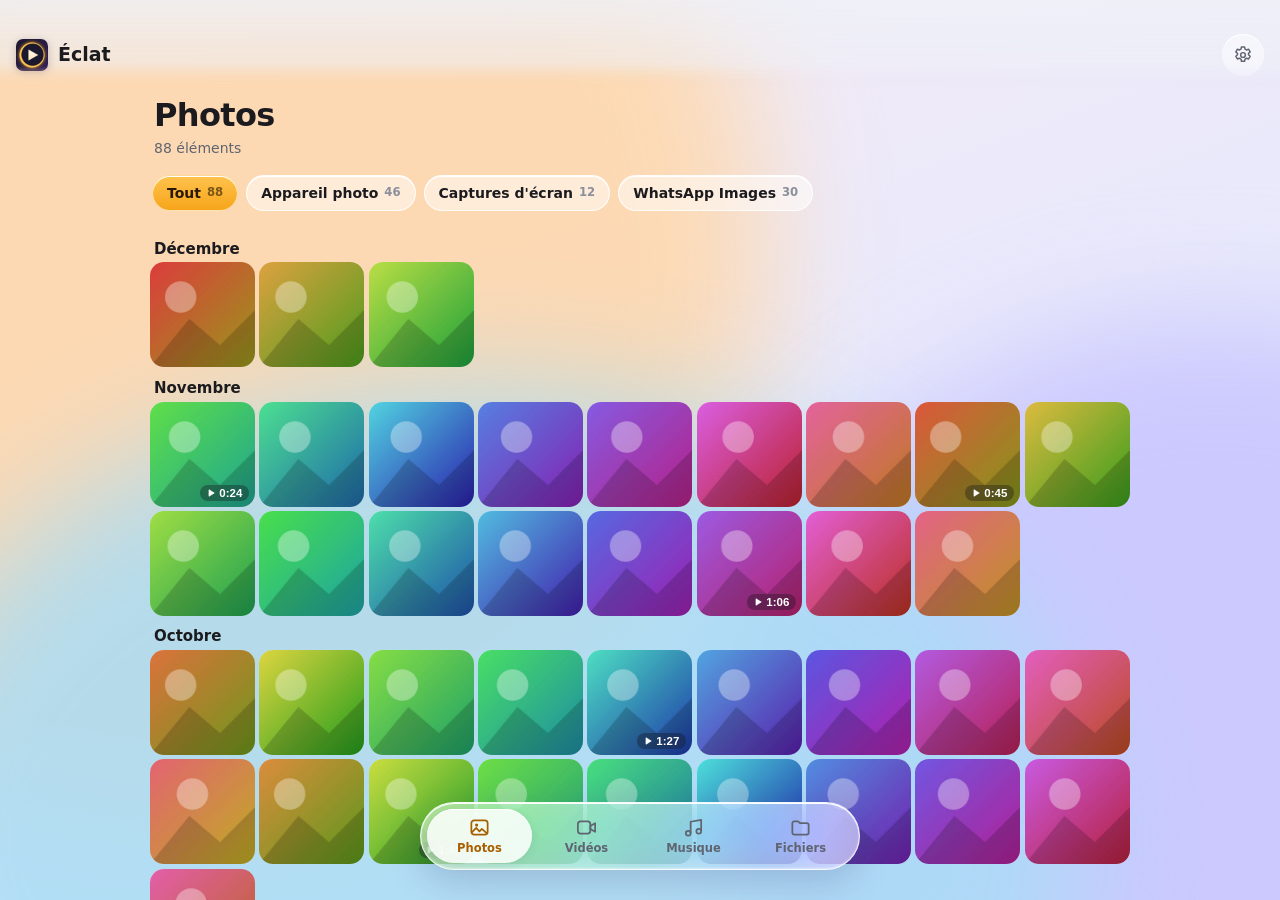
<file: eclat/app/src/main/assets/ui/index.html>
<!doctype html>
<html lang="fr">
<head>
<meta charset="utf-8">
<meta name="viewport" content="width=device-width, initial-scale=1, maximum-scale=1, viewport-fit=cover">
<title>Éclat</title>
<link rel="stylesheet" href="app.css">
</head>
<body>
<div class="backdrop" aria-hidden="true"><i></i><i></i><i></i></div>

<svg width="0" height="0" style="position:absolute" aria-hidden="true">
  <symbol id="i-photo" viewBox="0 0 24 24"><rect x="3.5" y="4.5" width="17" height="15" rx="3" fill="none" stroke="currentColor" stroke-width="1.8"/><circle cx="9" cy="9.5" r="1.7" fill="currentColor"/><path d="M4 17l4.5-4.5 3.5 3.5 2.5-2.5 5.5 5" fill="none" stroke="currentColor" stroke-width="1.8" stroke-linejoin="round"/></symbol>
  <symbol id="i-video" viewBox="0 0 24 24"><rect x="3" y="5.5" width="13" height="13" rx="3" fill="none" stroke="currentColor" stroke-width="1.8"/><path d="M16 10.5l5-3v9l-5-3z" fill="none" stroke="currentColor" stroke-width="1.8" stroke-linejoin="round"/></symbol>
  <symbol id="i-music" viewBox="0 0 24 24"><path d="M9 18V6l11-2v12" fill="none" stroke="currentColor" stroke-width="1.8" stroke-linejoin="round"/><circle cx="6.5" cy="18" r="2.5" fill="none" stroke="currentColor" stroke-width="1.8"/><circle cx="17.5" cy="16" r="2.5" fill="none" stroke="currentColor" stroke-width="1.8"/></symbol>
  <symbol id="i-folder" viewBox="0 0 24 24"><path d="M3.5 7.5a2 2 0 0 1 2-2h4l2 2h7a2 2 0 0 1 2 2v8a2 2 0 0 1-2 2h-13a2 2 0 0 1-2-2z" fill="none" stroke="currentColor" stroke-width="1.8" stroke-linejoin="round"/></symbol>
  <symbol id="i-folder-f" viewBox="0 0 24 24"><path d="M3 7.2A2.2 2.2 0 0 1 5.2 5h4.1l2.2 2.2h7.3A2.2 2.2 0 0 1 21 9.4v8.4a2.2 2.2 0 0 1-2.2 2.2H5.2A2.2 2.2 0 0 1 3 17.8z" fill="currentColor"/></symbol>
  <symbol id="i-file" viewBox="0 0 24 24"><path d="M7 3h7l5 5v13H7z" fill="none" stroke="currentColor" stroke-width="1.8" stroke-linejoin="round"/><path d="M14 3v5h5" fill="none" stroke="currentColor" stroke-width="1.8" stroke-linejoin="round"/></symbol>
  <symbol id="i-doc" viewBox="0 0 24 24"><path d="M7 3h7l5 5v13H7z" fill="none" stroke="currentColor" stroke-width="1.8" stroke-linejoin="round"/><path d="M14 3v5h5M10 13h6M10 17h6" fill="none" stroke="currentColor" stroke-width="1.8" stroke-linecap="round"/></symbol>
  <symbol id="i-zip" viewBox="0 0 24 24"><path d="M7 3h10v18H7z" fill="none" stroke="currentColor" stroke-width="1.8" stroke-linejoin="round"/><path d="M12 3v2m0 2v2m0 2v2" stroke="currentColor" stroke-width="1.8"/><rect x="10.5" y="13" width="3" height="4" rx="1" fill="none" stroke="currentColor" stroke-width="1.6"/></symbol>
  <symbol id="i-android" viewBox="0 0 24 24"><path d="M5 11a7 7 0 0 1 14 0v6H5z" fill="none" stroke="currentColor" stroke-width="1.8" stroke-linejoin="round"/><path d="M7.5 5.5L6 3.5M16.5 5.5l1.5-2" stroke="currentColor" stroke-width="1.8" stroke-linecap="round"/><circle cx="9.5" cy="9.5" r="1" fill="currentColor"/><circle cx="14.5" cy="9.5" r="1" fill="currentColor"/></symbol>
  <symbol id="i-gear" viewBox="0 0 24 24"><path d="M10.3 3.2h3.4l.5 2.4 1.6.9 2.3-.8 1.7 2.9-1.8 1.6v1.6l1.8 1.6-1.7 2.9-2.3-.8-1.6.9-.5 2.4h-3.4l-.5-2.4-1.6-.9-2.3.8-1.7-2.9 1.8-1.6v-1.6L4.2 8.6l1.7-2.9 2.3.8 1.6-.9z" fill="none" stroke="currentColor" stroke-width="1.6" stroke-linejoin="round"/><circle cx="12" cy="12" r="2.6" fill="none" stroke="currentColor" stroke-width="1.6"/></symbol>
  <symbol id="i-back" viewBox="0 0 24 24"><path d="M15 5l-7 7 7 7" fill="none" stroke="currentColor" stroke-width="2.2" stroke-linecap="round" stroke-linejoin="round"/></symbol>
  <symbol id="i-chev" viewBox="0 0 24 24"><path d="M9 5l7 7-7 7" fill="none" stroke="currentColor" stroke-width="2" stroke-linecap="round" stroke-linejoin="round"/></symbol>
  <symbol id="i-x" viewBox="0 0 24 24"><path d="M6.5 6.5l11 11M17.5 6.5l-11 11" stroke="currentColor" stroke-width="2" stroke-linecap="round"/></symbol>
  <symbol id="i-check" viewBox="0 0 24 24"><path d="M5 12.5l4.5 4.5L19 7.5" fill="none" stroke="currentColor" stroke-width="2.4" stroke-linecap="round" stroke-linejoin="round"/></symbol>
  <symbol id="i-play" viewBox="0 0 24 24"><path d="M8 5.5v13l10.5-6.5z" fill="currentColor" stroke="currentColor" stroke-width="1.4" stroke-linejoin="round"/></symbol>
  <symbol id="i-shuffle" viewBox="0 0 24 24"><path d="M4 7h3.5c4.5 0 4.5 10 9 10H20M4 17h3.5c1.6 0 2.6-1.3 3.4-3M20 7h-3.5c-1.6 0-2.6 1.3-3.4 3M17.5 4.5L20 7l-2.5 2.5M17.5 14.5L20 17l-2.5 2.5" fill="none" stroke="currentColor" stroke-width="1.8" stroke-linecap="round" stroke-linejoin="round"/></symbol>
  <symbol id="i-share" viewBox="0 0 24 24"><path d="M12 3.5v11M8 7.5l4-4 4 4" fill="none" stroke="currentColor" stroke-width="1.9" stroke-linecap="round" stroke-linejoin="round"/><path d="M7 10.5H6a1.5 1.5 0 0 0-1.5 1.5v7A1.5 1.5 0 0 0 6 20.5h12a1.5 1.5 0 0 0 1.5-1.5v-7a1.5 1.5 0 0 0-1.5-1.5h-1" fill="none" stroke="currentColor" stroke-width="1.9" stroke-linecap="round"/></symbol>
  <symbol id="i-nfc" viewBox="0 0 24 24"><path d="M6.5 8.5a5 5 0 0 1 0 7M9.8 6a8.6 8.6 0 0 1 0 12M13.2 3.6a12 12 0 0 1 0 16.8" fill="none" stroke="currentColor" stroke-width="2" stroke-linecap="round"/><circle cx="4" cy="12" r="1.5" fill="currentColor"/></symbol>
  <symbol id="i-info" viewBox="0 0 24 24"><circle cx="12" cy="12" r="8.5" fill="none" stroke="currentColor" stroke-width="1.8"/><path d="M12 11v5.5" stroke="currentColor" stroke-width="2" stroke-linecap="round"/><circle cx="12" cy="7.8" r="1.2" fill="currentColor"/></symbol>
  <symbol id="i-open" viewBox="0 0 24 24"><path d="M14 4.5h5.5V10M19.5 4.5l-8 8" fill="none" stroke="currentColor" stroke-width="1.9" stroke-linecap="round" stroke-linejoin="round"/><path d="M18 14v4.5a1.5 1.5 0 0 1-1.5 1.5h-11A1.5 1.5 0 0 1 4 18.5v-11A1.5 1.5 0 0 1 5.5 6H10" fill="none" stroke="currentColor" stroke-width="1.9" stroke-linecap="round"/></symbol>
  <symbol id="i-up" viewBox="0 0 24 24"><path d="M12 19V6M6.5 11.5L12 6l5.5 5.5" fill="none" stroke="currentColor" stroke-width="2.2" stroke-linecap="round" stroke-linejoin="round"/></symbol>
  <symbol id="i-lock" viewBox="0 0 24 24"><rect x="5" y="10.5" width="14" height="10" rx="2.5" fill="none" stroke="currentColor" stroke-width="1.8"/><path d="M8 10.5V8a4 4 0 0 1 8 0v2.5" fill="none" stroke="currentColor" stroke-width="1.8"/></symbol>
  <symbol id="i-phone" viewBox="0 0 24 24"><rect x="6.5" y="2.5" width="11" height="19" rx="3" fill="none" stroke="currentColor" stroke-width="1.8"/><path d="M10.5 18.5h3" stroke="currentColor" stroke-width="1.8" stroke-linecap="round"/></symbol>
  <symbol id="i-apple" viewBox="0 0 24 24"><path d="M16.4 12.6c0-2.3 1.9-3.4 2-3.5-1.1-1.6-2.8-1.8-3.4-1.8-1.4-.1-2.8.9-3.5.9s-1.8-.9-3-.9C7 7.3 5.5 8.2 4.7 9.7c-1.6 2.8-.4 7 1.2 9.3.8 1.1 1.7 2.4 2.9 2.3 1.2 0 1.6-.7 3-.7s1.8.7 3 .7c1.3 0 2.1-1.1 2.8-2.3.9-1.3 1.3-2.6 1.3-2.6s-2.5-1-2.5-3.8zM14.2 5.8c.6-.8 1.1-1.8 1-2.9-.9 0-2 .6-2.7 1.4-.6.7-1.1 1.8-1 2.8 1 .1 2.1-.5 2.7-1.3z" fill="currentColor"/></symbol>
  <symbol id="i-wifi" viewBox="0 0 24 24"><path d="M3.5 9.5a12 12 0 0 1 17 0M6.5 12.7a7.5 7.5 0 0 1 11 0M9.5 15.8a3.2 3.2 0 0 1 5 0" fill="none" stroke="currentColor" stroke-width="1.8" stroke-linecap="round"/><circle cx="12" cy="19" r="1.3" fill="currentColor"/></symbol>
  <symbol id="i-eye" viewBox="0 0 24 24"><path d="M2.5 12S6 5.5 12 5.5 21.5 12 21.5 12 18 18.5 12 18.5 2.5 12 2.5 12z" fill="none" stroke="currentColor" stroke-width="1.8" stroke-linejoin="round"/><circle cx="12" cy="12" r="3" fill="none" stroke="currentColor" stroke-width="1.8"/></symbol>
</svg>

<header class="top">
  <button class="icon-btn" id="back" hidden aria-label="Retour"><svg><use href="#i-back"/></svg></button>
  <div class="brand" id="brand"><div class="mark"></div><span id="brand-text">Éclat</span></div>
  <button class="icon-btn" id="btn-settings" aria-label="Réglages"><svg><use href="#i-gear"/></svg></button>
</header>

<main class="content" id="content">
  <!-- Permission -->
  <section class="view" id="v-perm" hidden>
    <div class="panel note">
      <div class="big-ic"><svg><use href="#i-photo"/></svg></div>
      <h2>Tes photos, vidéos et musiques</h2>
      <p class="muted">Éclat a besoin d'y accéder pour les afficher et les lire. Rien ne quitte ton téléphone, sauf ce que tu envoies toi-même.</p>
      <button class="btn primary wide" id="btn-perm">Autoriser l'accès</button>
      <button class="link-btn btn wide" id="btn-perm-settings" hidden>Ouvrir les réglages d'Éclat</button>
    </div>
  </section>

  <!-- Photos & videos -->
  <section class="view" id="v-photos" hidden>
    <div class="hello"><div><h1>Photos</h1><p class="count" id="ph-count"></p></div></div>
    <div class="panel banner" id="ph-partial" hidden>
      <div class="ic"><svg><use href="#i-eye"/></svg></div>
      <div class="txt"><strong>Accès limité</strong><span>Tu as choisi quelques photos seulement.</span></div>
      <button class="btn pill-sm" id="ph-more">Tout voir</button>
    </div>
    <div class="chips" id="albums"></div>
    <div id="photos"></div>
    <div class="more" id="ph-more-load" hidden><span class="spin"></span>Chargement…</div>
  </section>

  <section class="view" id="v-videos" hidden>
    <div class="hello"><div><h1>Vidéos</h1><p class="count" id="vi-count"></p></div></div>
    <div class="grid videos" id="videos"></div>
  </section>

  <section class="view" id="v-music" hidden>
    <div class="hello"><div><h1>Musique</h1><p class="count" id="mu-count"></p></div></div>
    <div class="music-head" id="mu-head" hidden>
      <button class="btn primary" id="mu-play"><svg><use href="#i-play"/></svg>Tout lire</button>
      <button class="btn" id="mu-shuffle"><svg><use href="#i-shuffle"/></svg>Aléatoire</button>
    </div>
    <div class="list" id="music"></div>
  </section>

  <section class="view" id="v-files" hidden>
    <div class="hello"><div><h1>Fichiers</h1></div></div>
    <div class="panel banner" id="fi-perm" hidden>
      <div class="ic"><svg><use href="#i-folder"/></svg></div>
      <div class="txt"><strong>Voir tous tes fichiers</strong><span>Android demande une autorisation pour les documents, archives et autres fichiers.</span></div>
      <button class="btn pill-sm primary" id="fi-allow">Autoriser</button>
    </div>
    <div class="chips" id="places"></div>
    <div class="crumbs" id="crumbs"></div>
    <div class="list" id="files"></div>
  </section>
</main>

<nav class="tabs" id="tabs">
  <button class="tab on" data-tab="photos"><svg><use href="#i-photo"/></svg>Photos</button>
  <button class="tab" data-tab="videos"><svg><use href="#i-video"/></svg>Vidéos</button>
  <button class="tab" data-tab="music"><svg><use href="#i-music"/></svg>Musique</button>
  <button class="tab" data-tab="files"><svg><use href="#i-folder"/></svg>Fichiers</button>
</nav>

<!-- Photo viewer -->
<div class="viewer" id="viewer" hidden>
  <div class="stage" id="stage"></div>
  <div class="vbar top">
    <button class="icon-btn dark" id="vw-back" aria-label="Retour"><svg><use href="#i-back"/></svg></button>
    <div class="txt"><strong id="vw-name"></strong><span id="vw-date"></span></div>
  </div>
  <div class="lift glass-dark" id="lift"><svg class="waves"><use href="#i-nfc"/></svg><span id="lift-text">Glisse pour envoyer</span></div>
  <div class="swipe-hint glass-dark" id="vw-hint" hidden><svg><use href="#i-up"/></svg>Glisse vers le haut pour envoyer par NFC</div>
  <div class="vbar bottom">
    <div class="vtools glass-dark">
      <button id="vw-share"><svg><use href="#i-share"/></svg>Partager</button>
      <button class="nfc" id="vw-nfc"><svg><use href="#i-nfc"/></svg>NFC</button>
      <button id="vw-info"><svg><use href="#i-info"/></svg>Infos</button>
      <button id="vw-open"><svg><use href="#i-open"/></svg>Ouvrir</button>
    </div>
  </div>
</div>

<!-- Sending by NFC -->
<div class="send" id="send" hidden>
  <button class="icon-btn close" id="sd-close" aria-label="Fermer"><svg><use href="#i-x"/></svg></button>
  <div class="beam" aria-hidden="true"><i></i><i></i><i></i></div>
  <div class="pcard" id="sd-card"></div>
  <div class="fname" id="sd-name"></div>
  <h2 id="sd-title">Préparation…</h2>
  <p class="sub" id="sd-sub"></p>
  <div class="devices" id="sd-devices">
    <span><svg><use href="#i-android"/></svg>Android avec Éclat</span>
    <span><svg><use href="#i-apple"/></svg>iPhone, même Wi-Fi</span>
  </div>
  <div class="actions" id="sd-actions"></div>
</div>

<!-- Long press: what to do with a file -->
<div class="sheet" id="s-menu" hidden>
  <div class="panel card">
    <div class="grab"></div>
    <div class="file-head"><div class="ic" id="m-ic"></div><div class="txt"><strong id="m-name"></strong><span id="m-meta"></span></div></div>
    <div class="menu">
      <button class="menu-row" id="m-open"><svg><use href="#i-eye"/></svg><span>Ouvrir</span></button>
      <button class="menu-row nfc" id="m-nfc"><svg><use href="#i-nfc"/></svg><span>Partager via NFC<small>Approche un autre téléphone, comme AirDrop</small></span></button>
      <button class="menu-row" id="m-share"><svg><use href="#i-share"/></svg><span>Partager…</span></button>
      <button class="menu-row" id="m-with"><svg><use href="#i-open"/></svg><span>Ouvrir avec…</span></button>
      <button class="menu-row" id="m-info"><svg><use href="#i-info"/></svg><span>Infos</span></button>
    </div>
  </div>
</div>

<!-- Details -->
<div class="sheet" id="s-info" hidden>
  <div class="panel card">
    <div class="grab"></div>
    <h2 id="i-name"></h2>
    <dl class="kv" id="i-kv"></dl>
    <button class="btn wide" data-close="s-info">Fermer</button>
  </div>
</div>

<!-- Settings / about -->
<div class="sheet" id="s-settings" hidden>
  <div class="panel card">
    <div class="grab"></div>
    <div class="file-head"><div class="mark" style="width:52px;height:52px"></div><div class="txt"><strong>Éclat</strong><span>Lecteur et gestionnaire de fichiers</span></div></div>
    <div class="help">
      <p><b>Envoyer par NFC.</b> Ouvre une photo et glisse-la vers le haut, ou appuie longuement sur un fichier → « Partager via NFC ». Puis mets les deux téléphones dos contre dos.</p>
      <p><b>Sur Android</b>, l'autre téléphone doit avoir Éclat (même fermé) : une bulle apparaît en haut de l'écran, il suffit de toucher « Accepter ».</p>
      <p><b>Sur iPhone</b> (XS ou plus récent, écran allumé), sur le même Wi-Fi : une notification s'affiche, elle ouvre la page de téléchargement dans Safari.</p>
      <p class="muted">Le fichier passe par le Wi-Fi (le NFC sert à se trouver). Sans Wi-Fi, le téléphone qui envoie crée un petit réseau Wi-Fi pour l'autre téléphone Android.</p>
    </div>
    <div class="menu">
      <button class="menu-row" id="st-nfc"><svg><use href="#i-nfc"/></svg><span>NFC<small id="st-nfc-state"></small></span><svg class="chev"><use href="#i-chev"/></svg></button>
      <button class="menu-row" id="st-perm"><svg><use href="#i-lock"/></svg><span>Autorisations<small>Photos, musique, fichiers, notifications</small></span><svg class="chev"><use href="#i-chev"/></svg></button>
    </div>
    <p class="ver" id="st-ver"></p>
    <p class="ver">Lecture vidéo et audio : moteur de VLC (libVLC, VideoLAN, LGPL). Licence GPL v3.</p>
  </div>
</div>

<script src="app.js"></script>
</body>
</html>
</file>
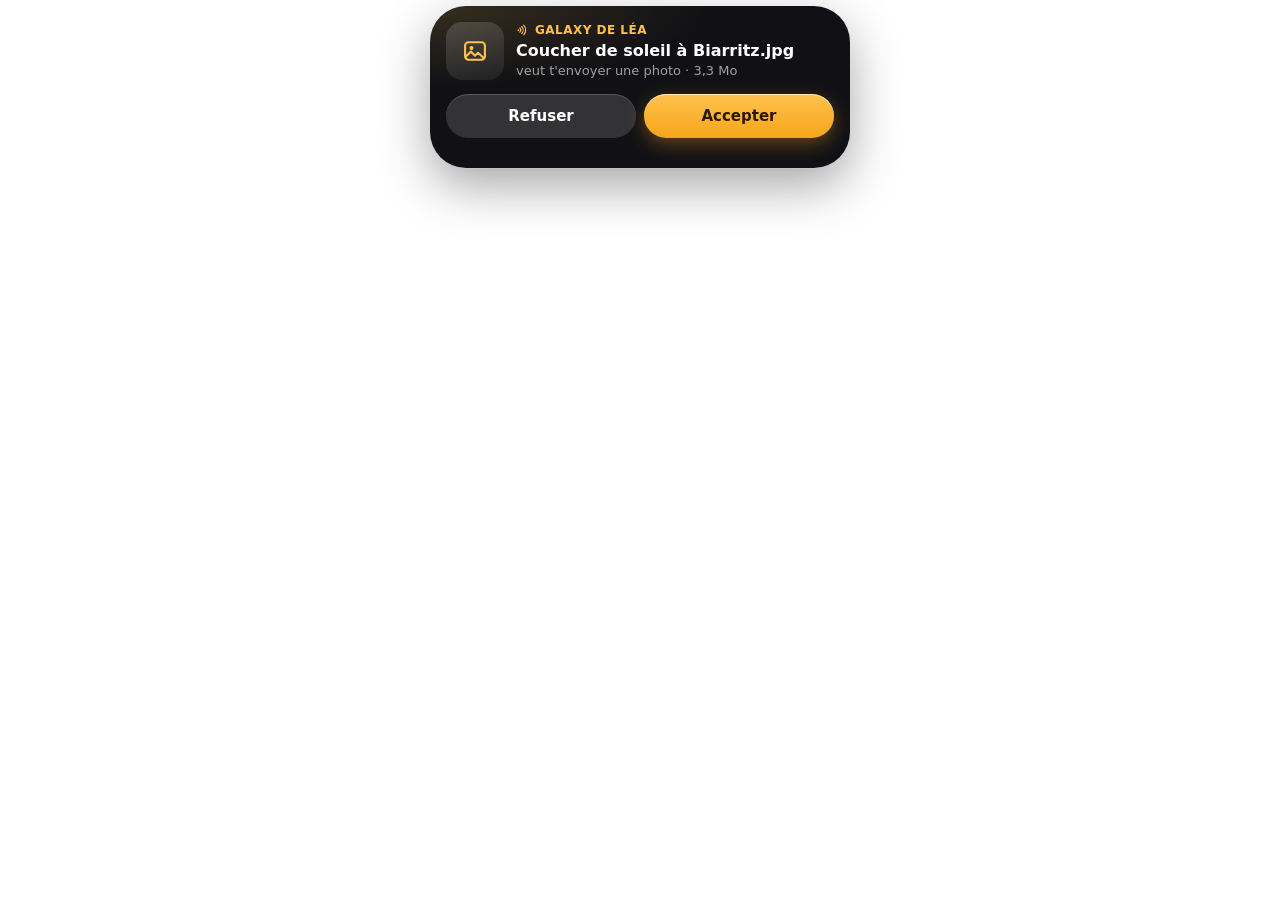
<file: eclat/app/src/main/assets/ui/island.html>
<!doctype html>
<html lang="fr">
<head>
<meta charset="utf-8">
<meta name="viewport" content="width=device-width, initial-scale=1, maximum-scale=1, viewport-fit=cover">
<title>Éclat</title>
<style>
  :root { --font: "Inter", "Roboto Flex", Roboto, system-ui, sans-serif; --accent: #f6a51a; --accent-hi: #ffc24d; --accent-ink: #2a1800; --top: 6px; }
  * { box-sizing: border-box; -webkit-tap-highlight-color: transparent; }
  html, body { margin: 0; height: 100%; background: transparent; overflow: hidden; font: 15px/1.35 var(--font); color: #fff;
    user-select: none; -webkit-user-select: none; -webkit-font-smoothing: antialiased; }
  svg { width: 20px; height: 20px; flex: none; }
  [hidden] { display: none !important; }

  /* The island: a black capsule that grows from the camera into a card. */
  .island { position: absolute; left: 50%; top: var(--top); transform: translateX(-50%); width: 128px; height: 36px; border-radius: 22px;
    background: rgba(8, 8, 12, .96); overflow: hidden; touch-action: none;
    box-shadow: 0 0 0 .5px rgba(255, 255, 255, .14), 0 18px 50px rgba(0, 0, 0, .35);
    transition: width .5s cubic-bezier(.32, 1.4, .4, 1), height .5s cubic-bezier(.32, 1.4, .4, 1), border-radius .5s, transform .35s cubic-bezier(.2, .9, .3, 1), opacity .3s; }
  .island.open { width: min(calc(100vw - 16px), 420px); height: var(--h, 168px); border-radius: 36px; }
  .island.gone { transform: translate(-50%, -140%); opacity: 0; }
  .island::before { content: ""; position: absolute; inset: 0; border-radius: inherit; pointer-events: none;
    background: radial-gradient(120% 90% at 0% 0%, rgba(255, 194, 77, .16), transparent 55%); }

  .pill { position: absolute; inset: 0; display: flex; align-items: center; justify-content: space-between; padding: 0 12px; transition: opacity .2s; }
  .island.open .pill { opacity: 0; pointer-events: none; }
  .pill .waves { color: var(--accent-hi); animation: pulse 1.1s ease-in-out infinite; }
  .pill .dot { width: 18px; height: 18px; border-radius: 50%; background: conic-gradient(var(--accent-hi) var(--p, 0%), rgba(255, 255, 255, .15) 0); }
  @keyframes pulse { 50% { opacity: .35; } }

  .body { position: absolute; left: 0; right: 0; top: 0; padding: 16px 16px 14px; opacity: 0; transform: scale(.94); transform-origin: 50% 0;
    transition: opacity .25s .12s, transform .4s .08s cubic-bezier(.2, .9, .3, 1); display: flex; flex-direction: column; gap: 14px; }
  .island.open .body { opacity: 1; transform: none; }
  .head { display: flex; gap: 12px; align-items: center; min-width: 0; }
  .thumb { position: relative; width: 58px; height: 58px; border-radius: 16px; flex: none; display: grid; place-items: center; overflow: hidden;
    background: linear-gradient(160deg, rgba(255, 255, 255, .16), rgba(255, 255, 255, .06)); color: var(--accent-hi); }
  .thumb img { position: absolute; inset: 0; width: 100%; height: 100%; object-fit: cover; }
  .thumb svg { width: 28px; height: 28px; }
  .thumb .ring { position: absolute; inset: 0; display: grid; place-items: center; background: rgba(0, 0, 0, .45); }
  .thumb .ring svg { width: 46px; height: 46px; transform: rotate(-90deg); }
  .thumb .ok { position: absolute; inset: 0; display: grid; place-items: center; background: rgba(16, 137, 62, .75); color: #fff; animation: pop .35s cubic-bezier(.3, 1.6, .5, 1); }
  @keyframes pop { from { transform: scale(.4); opacity: 0; } }
  .txt { flex: 1; min-width: 0; display: flex; flex-direction: column; gap: 1px; }
  .from { font-size: 12px; font-weight: 700; letter-spacing: .04em; text-transform: uppercase; color: var(--accent-hi); display: flex; align-items: center; gap: 5px; }
  .from svg { width: 14px; height: 14px; }
  .title { font-size: 16px; font-weight: 650; white-space: nowrap; overflow: hidden; text-overflow: ellipsis; }
  .sub { font-size: 13px; color: rgba(255, 255, 255, .6); white-space: nowrap; overflow: hidden; text-overflow: ellipsis; }
  .msg { font-size: 13.5px; color: rgba(255, 255, 255, .75); margin-top: -4px; }
  .row { display: flex; gap: 8px; }
  .btn { flex: 1; height: 44px; border-radius: 999px; border: 0; font: inherit; font-weight: 700; font-size: 15px; color: #fff;
    background: rgba(255, 255, 255, .14); box-shadow: inset 0 1px 0 rgba(255, 255, 255, .18); display: flex; align-items: center; justify-content: center; gap: 6px; transition: transform .1s; }
  .btn:active { transform: scale(.96); }
  .btn.primary { background: linear-gradient(180deg, var(--accent-hi), var(--accent)); color: var(--accent-ink); box-shadow: inset 0 1px 0 rgba(255, 255, 255, .6), 0 6px 18px rgba(246, 165, 26, .35); }
  .spin { display: inline-block; width: 13px; height: 13px; border-radius: 50%; border: 2px solid rgba(255, 255, 255, .25); border-top-color: var(--accent-hi); animation: spin .9s linear infinite; }
  @keyframes spin { to { transform: rotate(360deg); } }
</style>
</head>
<body>
<svg width="0" height="0" style="position:absolute" aria-hidden="true">
  <symbol id="i-nfc" viewBox="0 0 24 24"><path d="M6.5 8.5a5 5 0 0 1 0 7M9.8 6a8.6 8.6 0 0 1 0 12M13.2 3.6a12 12 0 0 1 0 16.8" fill="none" stroke="currentColor" stroke-width="2" stroke-linecap="round"/><circle cx="4" cy="12" r="1.5" fill="currentColor"/></symbol>
  <symbol id="i-file" viewBox="0 0 24 24"><path d="M7 3h7l5 5v13H7z" fill="none" stroke="currentColor" stroke-width="1.8" stroke-linejoin="round"/><path d="M14 3v5h5" fill="none" stroke="currentColor" stroke-width="1.8" stroke-linejoin="round"/></symbol>
  <symbol id="i-photo" viewBox="0 0 24 24"><rect x="3.5" y="4.5" width="17" height="15" rx="3" fill="none" stroke="currentColor" stroke-width="1.8"/><circle cx="9" cy="9.5" r="1.7" fill="currentColor"/><path d="M4 17l4.5-4.5 3.5 3.5 2.5-2.5 5.5 5" fill="none" stroke="currentColor" stroke-width="1.8" stroke-linejoin="round"/></symbol>
  <symbol id="i-video" viewBox="0 0 24 24"><rect x="3" y="5.5" width="13" height="13" rx="3" fill="none" stroke="currentColor" stroke-width="1.8"/><path d="M16 10.5l5-3v9l-5-3z" fill="none" stroke="currentColor" stroke-width="1.8" stroke-linejoin="round"/></symbol>
  <symbol id="i-music" viewBox="0 0 24 24"><path d="M9 18V6l11-2v12" fill="none" stroke="currentColor" stroke-width="1.8" stroke-linejoin="round"/><circle cx="6.5" cy="18" r="2.5" fill="none" stroke="currentColor" stroke-width="1.8"/><circle cx="17.5" cy="16" r="2.5" fill="none" stroke="currentColor" stroke-width="1.8"/></symbol>
  <symbol id="i-check" viewBox="0 0 24 24"><path d="M5 12.5l4.5 4.5L19 7.5" fill="none" stroke="currentColor" stroke-width="2.6" stroke-linecap="round" stroke-linejoin="round"/></symbol>
</svg>

<div class="island" id="island">
  <div class="pill"><svg class="waves"><use href="#i-nfc"/></svg><i class="dot" id="pill-dot" hidden></i></div>
  <div class="body" id="body">
    <div class="head">
      <div class="thumb" id="thumb"><svg><use href="#i-file"/></svg></div>
      <div class="txt">
        <span class="from" id="from"><svg><use href="#i-nfc"/></svg><span id="from-text">Éclat</span></span>
        <span class="title" id="title"></span>
        <span class="sub" id="sub"></span>
      </div>
    </div>
    <div class="msg" id="msg" hidden></div>
    <div class="row" id="actions"></div>
  </div>
</div>

<script>
'use strict';
const $ = id => document.getElementById(id);
const N = window.EclatIsland || { accept() { setTimeout(() => island.state({ phase: 'receiving', got: 0, total: 1 }), 300); let g = 0; const t = setInterval(() => { g += .12; island.state(g >= 1 ? { phase: 'done' } : { phase: 'receiving', got: g, total: 1 }); if (g >= 1) clearInterval(t); }, 400); }, decline() { }, close() { }, open() { }, cancel() { } };
const box = $('island');
let offer = null, phase = 'offer', closeTimer = null;

function fmtSize(n) {
  if (n == null || n < 0) return '';
  if (n < 1024) return n + ' o';
  const u = ['Ko', 'Mo', 'Go', 'To']; let v = n / 1024, i = 0;
  while (v >= 1024 && i < u.length - 1) { v /= 1024; i++; }
  return v.toLocaleString('fr-FR', { maximumFractionDigits: v < 10 ? 1 : 0 }) + ' ' + u[i];
}
const kindIcon = m => m.startsWith('image/') ? 'i-photo' : m.startsWith('video/') ? 'i-video' : m.startsWith('audio/') ? 'i-music' : 'i-file';
const what = m => m.startsWith('image/') ? 'une photo' : m.startsWith('video/') ? 'une vidéo' : m.startsWith('audio/') ? 'une musique' : 'un fichier';

function grow() {
  // the card's height follows its content
  requestAnimationFrame(() => {
    box.style.setProperty('--h', ($('body').scrollHeight) + 'px');
    box.classList.add('open');
  });
}

function actions(list) {
  const row = $('actions');
  row.innerHTML = '';
  for (const [label, fn, primary] of list) {
    const b = document.createElement('button');
    b.className = 'btn' + (primary ? ' primary' : '');
    b.innerHTML = label;
    b.onclick = fn;
    row.appendChild(b);
  }
  row.hidden = !list.length;
}

function msg(text) { $('msg').hidden = !text; $('msg').innerHTML = text || ''; }

function thumbOverlay(html) {
  const t = $('thumb');
  t.querySelectorAll('.ring,.ok').forEach(x => x.remove());
  if (html) t.insertAdjacentHTML('beforeend', html);
}

function dismiss(then) {
  box.classList.remove('open');
  setTimeout(() => box.classList.add('gone'), 260);
  setTimeout(() => (then || N.close).call(N), 600);
}

window.island = {
  setTop(px) { document.documentElement.style.setProperty('--top', Math.max(4, (px - 36) / 2) + 'px'); },

  offer(o) {
    const first = !offer;
    offer = o;
    if (phase !== 'offer') return;
    $('from-text').textContent = o.device || 'Un téléphone';
    $('title').textContent = o.name;
    $('sub').textContent = `veut t'envoyer ${what(o.mime)} · ${fmtSize(o.size)}`;
    const t = $('thumb');
    if (o.thumb) {
      if (!t.querySelector('img')) t.insertAdjacentHTML('afterbegin', '<img alt="">');
      t.querySelector('img').src = o.thumb;
    } else if (!t.querySelector('img')) {
      t.innerHTML = `<svg><use href="#${kindIcon(o.mime)}"/></svg>`;
    }
    // Accept is always offered: the download tries again, and says so if it can't.
    msg(!o.reachable && !o.checking ? 'Pas de réponse pour l\'instant : les deux téléphones doivent être sur le même Wi-Fi.' : '');
    actions([['Refuser', () => dismiss(N.decline)], ['Accepter', () => { N.accept(); island.state({ phase: 'connecting' }); }, true]]);
    if (first) setTimeout(grow, 350); else grow();
  },

  state(s) {
    if (!s || !s.phase) return;
    phase = s.phase;
    clearTimeout(closeTimer);
    switch (s.phase) {
      case 'connecting':
        $('sub').innerHTML = '<span class="spin"></span> Connexion…';
        msg(''); actions([]); thumbOverlay(''); break;
      case 'joining':
        $('sub').textContent = 'Connexion au Wi-Fi de l\'autre téléphone…';
        msg('Android va te demander d\'accepter ce réseau : touche « Se connecter ».');
        actions([['Annuler', () => { N.cancel(); dismiss(); }]]); break;
      case 'receiving': {
        const p = s.total > 0 ? Math.min(1, s.got / s.total) : 0;
        const c = 2 * Math.PI * 20;
        $('sub').textContent = `Réception… ${Math.round(p * 100)} %` + (s.total > 0 ? ` · ${fmtSize(s.total)}` : '');
        thumbOverlay(`<div class="ring"><svg viewBox="0 0 48 48"><circle cx="24" cy="24" r="20" fill="none" stroke="rgba(255,255,255,.25)" stroke-width="4"/><circle cx="24" cy="24" r="20" fill="none" stroke="#ffc24d" stroke-width="4" stroke-linecap="round" stroke-dasharray="${c}" stroke-dashoffset="${c * (1 - p)}"/></svg></div>`);
        $('pill-dot').style.setProperty('--p', (p * 100) + '%');
        msg(''); actions([['Masquer', () => dismiss()]]); break;
      }
      case 'done':
        thumbOverlay(`<div class="ok"><svg><use href="#i-check"/></svg></div>`);
        $('sub').textContent = 'Reçu ! Enregistré sur ce téléphone.';
        msg(''); actions([['Fermer', () => dismiss()], ['Ouvrir', () => dismiss(N.open), true]]);
        closeTimer = setTimeout(() => dismiss(), 9000);
        break;
      case 'error': case 'cancelled':
        thumbOverlay('');
        $('sub').textContent = s.phase === 'cancelled' ? 'Annulé' : 'Pas reçu';
        msg(s.error || ''); actions([['Fermer', () => dismiss()]]); break;
    }
    grow();
  },
};

// Swipe the island up: put it away (says no if nothing was accepted yet).
let y0 = null;
box.addEventListener('pointerdown', e => { y0 = e.clientY; });
box.addEventListener('pointermove', e => {
  if (y0 == null) return;
  const dy = Math.min(0, e.clientY - y0);
  box.style.transform = `translate(-50%, ${dy}px)`;
});
const up = e => {
  if (y0 == null) return;
  const dy = e.clientY - y0; y0 = null;
  box.style.transform = '';
  if (dy < -40) dismiss(phase === 'offer' ? N.decline : N.close);
};
box.addEventListener('pointerup', up);
box.addEventListener('pointercancel', up);

if (!window.EclatIsland) { // preview in a browser
  setTimeout(() => island.offer({ name: 'Coucher de soleil à Biarritz.jpg', size: 3456789, mime: 'image/jpeg', device: 'Galaxy de Léa', thumb: '', reachable: true, checking: false }), 200);
}
</script>
</body>
</html>
</file>
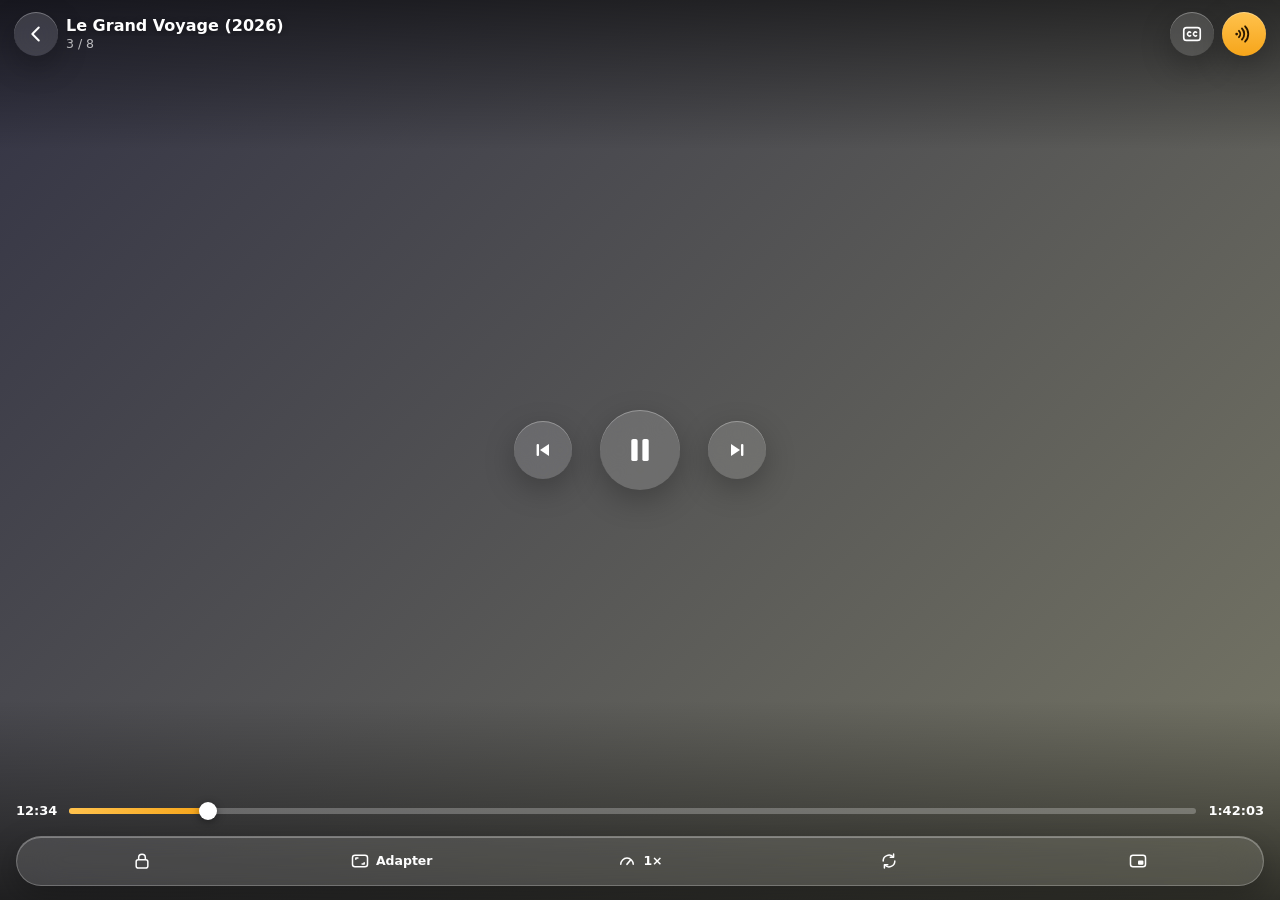
<file: eclat/app/src/main/assets/ui/player.html>
<!doctype html>
<html lang="fr">
<head>
<meta charset="utf-8">
<meta name="viewport" content="width=device-width, initial-scale=1, maximum-scale=1, viewport-fit=cover">
<title>Lecteur</title>
<style>
  :root { --font: "Inter", "Roboto Flex", Roboto, system-ui, sans-serif; --accent: #f6a51a; --accent-hi: #ffc24d; --accent-ink: #2a1800;
    --st: 0px; --sb: 0px; --sl: 0px; --sr: 0px; }
  * { box-sizing: border-box; -webkit-tap-highlight-color: transparent; }
  html, body { margin: 0; height: 100%; background: transparent; overflow: hidden; font: 15px/1.35 var(--font); color: #fff;
    user-select: none; -webkit-user-select: none; -webkit-font-smoothing: antialiased; }
  svg { width: 24px; height: 24px; flex: none; }
  [hidden] { display: none !important; }
  .glass { background: rgba(255, 255, 255, .14); border: 1px solid rgba(255, 255, 255, .24);
    box-shadow: inset 0 1px 0 rgba(255, 255, 255, .3), 0 10px 30px rgba(0, 0, 0, .25);
    -webkit-backdrop-filter: blur(22px) saturate(180%); backdrop-filter: blur(22px) saturate(180%); }

  #touch { position: absolute; inset: 0; touch-action: none; }
  .ui { position: absolute; inset: 0; pointer-events: none; transition: opacity .25s; }
  .ui > * { pointer-events: auto; }
  body.hide .ui { opacity: 0; }
  body.hide .ui > * { pointer-events: none; }
  .shade-top, .shade-bot { position: absolute; left: 0; right: 0; height: 150px; pointer-events: none !important; }
  .shade-top { top: 0; background: linear-gradient(180deg, rgba(0, 0, 0, .55), transparent); }
  .shade-bot { bottom: 0; height: 200px; background: linear-gradient(0deg, rgba(0, 0, 0, .6), transparent); }

  .top { position: absolute; top: 0; left: 0; right: 0; display: flex; align-items: center; gap: 8px;
    padding: calc(var(--st) + 12px) calc(var(--sr) + 14px) 0 calc(var(--sl) + 14px); }
  .ib { width: 44px; height: 44px; border-radius: 999px; display: grid; place-items: center; border: 0; padding: 0; color: #fff; }
  .ib:active { transform: scale(.94); }
  .ib svg { width: 22px; height: 22px; }
  .ib.nfc { background: linear-gradient(180deg, var(--accent-hi), var(--accent)); color: var(--accent-ink); border-color: rgba(255, 255, 255, .5); }
  .title { flex: 1; min-width: 0; display: flex; flex-direction: column; }
  .title strong { font-size: 16px; font-weight: 650; white-space: nowrap; overflow: hidden; text-overflow: ellipsis; text-shadow: 0 1px 6px rgba(0, 0, 0, .4); }
  .title span { font-size: 12.5px; color: rgba(255, 255, 255, .7); }

  .center { position: absolute; left: 50%; top: 50%; transform: translate(-50%, -50%); display: flex; align-items: center; gap: 28px; }
  .cb { width: 58px; height: 58px; border-radius: 50%; display: grid; place-items: center; border: 0; color: #fff; padding: 0; }
  .cb.big { width: 80px; height: 80px; }
  .cb.big svg { width: 38px; height: 38px; }
  .cb:active { transform: scale(.93); }
  .cb:disabled { opacity: .35; }

  .bottom { position: absolute; left: 0; right: 0; bottom: 0; padding: 0 calc(var(--sr) + 16px) calc(var(--sb) + 14px) calc(var(--sl) + 16px); display: grid; gap: 8px; }
  .seek { display: flex; align-items: center; gap: 12px; font-size: 13px; font-variant-numeric: tabular-nums; font-weight: 600; }
  .bar { position: relative; flex: 1; height: 34px; touch-action: none; display: flex; align-items: center; }
  .track { position: relative; width: 100%; height: 6px; border-radius: 99px; background: rgba(255, 255, 255, .25); overflow: visible; transition: height .15s; }
  .bar.drag .track { height: 10px; }
  .fill { position: absolute; left: 0; top: 0; bottom: 0; border-radius: 99px; background: linear-gradient(90deg, var(--accent-hi), var(--accent)); }
  .knob { position: absolute; top: 50%; width: 18px; height: 18px; margin: -9px 0 0 -9px; border-radius: 50%; background: #fff; box-shadow: 0 2px 8px rgba(0, 0, 0, .4); }
  .tools { display: flex; justify-content: space-between; align-items: center; gap: 6px; padding: 4px; border-radius: 999px; }
  .tools button { flex: 1; height: 40px; border: 0; border-radius: 999px; background: transparent; color: #fff; font: inherit; font-size: 12.5px; font-weight: 650;
    display: flex; align-items: center; justify-content: center; gap: 6px; }
  .tools button:active { background: rgba(255, 255, 255, .18); }
  .tools svg { width: 20px; height: 20px; }

  /* gestures feedback */
  .hud { position: absolute; left: 50%; top: 22%; transform: translateX(-50%); padding: 10px 18px; border-radius: 999px; font-weight: 700; font-size: 16px;
    display: flex; align-items: center; gap: 10px; pointer-events: none; }
  .hud .meter { width: 120px; height: 6px; border-radius: 99px; background: rgba(255, 255, 255, .25); overflow: hidden; }
  .hud .meter i { display: block; height: 100%; background: linear-gradient(90deg, var(--accent-hi), var(--accent)); }
  .ripple { position: absolute; top: 0; bottom: 0; width: 42%; display: grid; place-items: center; pointer-events: none; font-weight: 700;
    background: radial-gradient(circle at var(--x, 50%) 50%, rgba(255, 255, 255, .18), transparent 60%); animation: rip .6s ease-out forwards; }
  .ripple.l { left: 0; border-radius: 0 50% 50% 0; } .ripple.r { right: 0; border-radius: 50% 0 0 50%; }
  @keyframes rip { from { opacity: 1; } to { opacity: 0; } }

  .lock-only { position: absolute; left: calc(var(--sl) + 18px); bottom: calc(var(--sb) + 24px); }
  .toast { position: absolute; left: 50%; bottom: calc(var(--sb) + 140px); transform: translateX(-50%); padding: 10px 16px; border-radius: 999px; font-weight: 650;
    display: flex; gap: 10px; align-items: center; white-space: nowrap; animation: up .25s; }
  .toast button { border: 0; background: rgba(255, 255, 255, .2); color: #fff; font: inherit; font-weight: 700; padding: 6px 12px; border-radius: 99px; }
  @keyframes up { from { transform: translate(-50%, 12px); opacity: 0; } }

  /* audio: the album cover, the colors behind it */
  .audio { position: absolute; inset: 0; display: flex; flex-direction: column; align-items: center; justify-content: center; gap: 18px;
    padding: calc(var(--st) + 76px) 28px calc(var(--sb) + 230px); background: #14121f; overflow: hidden; }
  .audio .bg { position: absolute; inset: -20%; background-size: cover; background-position: center; filter: blur(60px) saturate(160%); opacity: .75; transform: scale(1.1); }
  .audio .bg.none { background: radial-gradient(circle at 30% 20%, #ffb347 0, transparent 50%), radial-gradient(circle at 80% 70%, #7a5cff 0, transparent 55%), #1b1830; }
  .cover { position: relative; width: min(74vw, 40vh, 360px); aspect-ratio: 1; border-radius: 28px; overflow: hidden; display: grid; place-items: center;
    background: rgba(255, 255, 255, .12); border: 1px solid rgba(255, 255, 255, .25); box-shadow: 0 30px 70px rgba(0, 0, 0, .45); color: rgba(255, 255, 255, .7);
    transition: transform .4s cubic-bezier(.2, .9, .3, 1); }
  body.paused .cover { transform: scale(.9); }
  .cover img { position: absolute; inset: 0; width: 100%; height: 100%; object-fit: cover; }
  .cover svg { width: 90px; height: 90px; }
  .meta { position: relative; text-align: center; max-width: 100%; }
  .meta strong { display: block; font-size: 22px; font-weight: 750; white-space: nowrap; overflow: hidden; text-overflow: ellipsis; }
  .meta span { color: rgba(255, 255, 255, .7); }
  body.is-audio .ui { opacity: 1 !important; }
  body.is-audio .ui > * { pointer-events: auto !important; }
  body.is-audio .shade-top, body.is-audio .shade-bot { display: none; }
  body.is-audio .center { top: auto; bottom: calc(var(--sb) + 116px); transform: translateX(-50%); }

  .sheet { position: absolute; inset: 0; z-index: 10; display: flex; align-items: flex-end; justify-content: center; background: rgba(0, 0, 0, .35); animation: fade .2s; }
  @keyframes fade { from { opacity: 0; } }
  .card { width: min(520px, 100%); max-height: 80vh; overflow-y: auto; border-radius: 28px 28px 0 0; padding: 16px 16px calc(var(--sb) + 16px);
    background: rgba(30, 28, 44, .78); border: 1px solid rgba(255, 255, 255, .18); border-bottom: 0;
    -webkit-backdrop-filter: blur(30px) saturate(180%); backdrop-filter: blur(30px) saturate(180%); display: grid; gap: 6px; animation: sup .25s cubic-bezier(.2, .9, .3, 1); }
  @keyframes sup { from { transform: translateY(40px); } }
  .card h3 { margin: 6px 6px 2px; font-size: 13px; text-transform: uppercase; letter-spacing: .05em; color: rgba(255, 255, 255, .6); }
  .opt { display: flex; align-items: center; gap: 10px; padding: 13px 14px; border: 0; border-radius: 16px; background: rgba(255, 255, 255, .08); color: #fff;
    font: inherit; font-weight: 600; text-align: left; }
  .opt.on { background: linear-gradient(180deg, var(--accent-hi), var(--accent)); color: var(--accent-ink); }
  .opts-row { display: grid; grid-template-columns: repeat(auto-fill, minmax(70px, 1fr)); gap: 6px; }
  .opts-row .opt { justify-content: center; }
  .err { position: absolute; left: 50%; top: 50%; transform: translate(-50%, -50%); padding: 16px 22px; border-radius: 22px; text-align: center; max-width: 80vw; }
  .err.hasbtn { display: grid; gap: 12px; }
</style>
</head>
<body class="paused">
<svg width="0" height="0" style="position:absolute" aria-hidden="true">
  <symbol id="i-back" viewBox="0 0 24 24"><path d="M15 5l-7 7 7 7" fill="none" stroke="currentColor" stroke-width="2.2" stroke-linecap="round" stroke-linejoin="round"/></symbol>
  <symbol id="i-play" viewBox="0 0 24 24"><path d="M8 5.5v13l10.5-6.5z" fill="currentColor" stroke="currentColor" stroke-width="1.4" stroke-linejoin="round"/></symbol>
  <symbol id="i-pause" viewBox="0 0 24 24"><rect x="6.5" y="5" width="4" height="14" rx="1.2" fill="currentColor"/><rect x="13.5" y="5" width="4" height="14" rx="1.2" fill="currentColor"/></symbol>
  <symbol id="i-next" viewBox="0 0 24 24"><path d="M6 6l9 6-9 6z" fill="currentColor"/><rect x="16" y="6" width="2.4" height="12" rx="1" fill="currentColor"/></symbol>
  <symbol id="i-prev" viewBox="0 0 24 24"><path d="M18 6l-9 6 9 6z" fill="currentColor"/><rect x="5.6" y="6" width="2.4" height="12" rx="1" fill="currentColor"/></symbol>
  <symbol id="i-nfc" viewBox="0 0 24 24"><path d="M6.5 8.5a5 5 0 0 1 0 7M9.8 6a8.6 8.6 0 0 1 0 12M13.2 3.6a12 12 0 0 1 0 16.8" fill="none" stroke="currentColor" stroke-width="2" stroke-linecap="round"/><circle cx="4" cy="12" r="1.5" fill="currentColor"/></symbol>
  <symbol id="i-cc" viewBox="0 0 24 24"><rect x="3" y="5" width="18" height="14" rx="3" fill="none" stroke="currentColor" stroke-width="1.8"/><path d="M10.5 10.2a2.2 2.2 0 1 0 0 3.6M17 10.2a2.2 2.2 0 1 0 0 3.6" fill="none" stroke="currentColor" stroke-width="1.7" stroke-linecap="round"/></symbol>
  <symbol id="i-lock" viewBox="0 0 24 24"><rect x="5" y="10.5" width="14" height="10" rx="2.5" fill="none" stroke="currentColor" stroke-width="1.8"/><path d="M8 10.5V8a4 4 0 0 1 8 0v2.5" fill="none" stroke="currentColor" stroke-width="1.8"/></symbol>
  <symbol id="i-aspect" viewBox="0 0 24 24"><rect x="3" y="5" width="18" height="14" rx="3" fill="none" stroke="currentColor" stroke-width="1.8"/><path d="M7 10V8.5h2.5M17 14v1.5h-2.5" fill="none" stroke="currentColor" stroke-width="1.8" stroke-linecap="round" stroke-linejoin="round"/></symbol>
  <symbol id="i-speed" viewBox="0 0 24 24"><path d="M4.5 16a7.5 7.5 0 1 1 15 0" fill="none" stroke="currentColor" stroke-width="1.8" stroke-linecap="round"/><path d="M12 16l4-5" stroke="currentColor" stroke-width="2" stroke-linecap="round"/></symbol>
  <symbol id="i-pip" viewBox="0 0 24 24"><rect x="3" y="5" width="18" height="14" rx="3" fill="none" stroke="currentColor" stroke-width="1.8"/><rect x="12" y="11.5" width="6.5" height="5" rx="1.2" fill="currentColor"/></symbol>
  <symbol id="i-rotate" viewBox="0 0 24 24"><path d="M5 12a7 7 0 0 1 12-4.9M19 12a7 7 0 0 1-12 4.9" fill="none" stroke="currentColor" stroke-width="1.8" stroke-linecap="round"/><path d="M17.5 3.5v4h-4M6.5 20.5v-4h4" fill="none" stroke="currentColor" stroke-width="1.8" stroke-linecap="round" stroke-linejoin="round"/></symbol>
  <symbol id="i-sun" viewBox="0 0 24 24"><circle cx="12" cy="12" r="4" fill="currentColor"/><path d="M12 2.5v2.5M12 19v2.5M2.5 12H5M19 12h2.5M5.3 5.3l1.8 1.8M16.9 16.9l1.8 1.8M5.3 18.7l1.8-1.8M16.9 7.1l1.8-1.8" stroke="currentColor" stroke-width="1.8" stroke-linecap="round"/></symbol>
  <symbol id="i-vol" viewBox="0 0 24 24"><path d="M4 9.5h3.5L12 5.5v13l-4.5-4H4z" fill="currentColor"/><path d="M15.5 9a4 4 0 0 1 0 6M18 6.5a7.5 7.5 0 0 1 0 11" fill="none" stroke="currentColor" stroke-width="1.8" stroke-linecap="round"/></symbol>
  <symbol id="i-music" viewBox="0 0 24 24"><path d="M9 18V6l11-2v12" fill="none" stroke="currentColor" stroke-width="1.8" stroke-linejoin="round"/><circle cx="6.5" cy="18" r="2.5" fill="none" stroke="currentColor" stroke-width="1.8"/><circle cx="17.5" cy="16" r="2.5" fill="none" stroke="currentColor" stroke-width="1.8"/></symbol>
  <symbol id="i-more" viewBox="0 0 24 24"><circle cx="5.5" cy="12" r="1.8" fill="currentColor"/><circle cx="12" cy="12" r="1.8" fill="currentColor"/><circle cx="18.5" cy="12" r="1.8" fill="currentColor"/></symbol>
</svg>

<div class="audio" id="audio" hidden>
  <div class="bg none" id="audio-bg"></div>
  <div class="cover" id="cover"><svg><use href="#i-music"/></svg></div>
  <div class="meta"><strong id="a-title"></strong><span id="a-artist"></span></div>
</div>

<div id="touch"></div>

<div class="ui" id="ui">
  <div class="shade-top"></div><div class="shade-bot"></div>
  <div class="top">
    <button class="ib glass" id="back" aria-label="Retour"><svg><use href="#i-back"/></svg></button>
    <div class="title"><strong id="title"></strong><span id="pos"></span></div>
    <button class="ib glass" id="b-cc" aria-label="Pistes et sous-titres"><svg><use href="#i-cc"/></svg></button>
    <button class="ib glass nfc" id="b-nfc" aria-label="Envoyer par NFC"><svg><use href="#i-nfc"/></svg></button>
  </div>
  <div class="center">
    <button class="cb glass" id="b-prev" aria-label="Précédent"><svg><use href="#i-prev"/></svg></button>
    <button class="cb big glass" id="b-play" aria-label="Lecture"><svg><use href="#i-play" id="play-icon"/></svg></button>
    <button class="cb glass" id="b-next" aria-label="Suivant"><svg><use href="#i-next"/></svg></button>
  </div>
  <div class="bottom">
    <div class="seek"><span id="t-cur">0:00</span><div class="bar" id="bar"><div class="track"><div class="fill" id="fill"></div><div class="knob" id="knob"></div></div></div><span id="t-len">0:00</span></div>
    <div class="tools glass">
      <button id="b-lock"><svg><use href="#i-lock"/></svg></button>
      <button id="b-aspect"><svg><use href="#i-aspect"/></svg><span id="aspect-name">Adapter</span></button>
      <button id="b-speed"><svg><use href="#i-speed"/></svg><span id="speed-name">1×</span></button>
      <button id="b-rotate"><svg><use href="#i-rotate"/></svg></button>
      <button id="b-pip"><svg><use href="#i-pip"/></svg></button>
    </div>
  </div>
</div>
<button class="ib glass lock-only" id="unlock" hidden aria-label="Déverrouiller"><svg><use href="#i-lock"/></svg></button>
<div class="hud glass" id="hud" hidden><svg id="hud-ic"><use href="#i-sun"/></svg><span id="hud-text"></span><div class="meter" id="hud-meter"><i id="hud-fill"></i></div></div>

<script>
'use strict';
const $ = id => document.getElementById(id);
const N = window.EclatPlayer || {
  toggle() { const s = P.st; s.playing = !s.playing; player.state(s); }, seek(t) { player.time(t, P.st.length); }, seekBy(d) { player.time(P.time + d, P.st.length); },
  next() { }, previous() { }, rate(r) { P.st.rate = r; player.state(P.st); }, scale() { player.toast('Remplir'); }, audioTrack() { }, spuTrack() { },
  brightness() { }, getBrightness() { return .5; }, volume() { }, getVolume() { return .6; }, rotate() { }, pip() { }, bars() { }, nfc() { }, close() { },
};
const P = { st: { playing: false, length: 0, video: true }, time: 0, item: null, locked: false, hideTimer: null, dragging: false };

const fmt = ms => {
  if (!(ms > 0)) return '0:00';
  const s = Math.floor(ms / 1000), h = Math.floor(s / 3600), m = Math.floor(s / 60) % 60, x = s % 60;
  return (h ? h + ':' + String(m).padStart(2, '0') : m) + ':' + String(x).padStart(2, '0');
};

function showUi(keep) {
  document.body.classList.remove('hide');
  N.bars(false);
  clearTimeout(P.hideTimer);
  if (!keep && P.st.playing && P.st.video) P.hideTimer = setTimeout(hideUi, 3500);
}
function hideUi() {
  if (!P.st.video || P.dragging || document.querySelector('.sheet')) return;
  document.body.classList.add('hide');
}

function setTime(t, len) {
  P.time = t;
  if (len) P.st.length = len;
  if (P.dragging) return;
  const p = P.st.length > 0 ? Math.min(1, t / P.st.length) : 0;
  $('fill').style.width = (p * 100) + '%';
  $('knob').style.left = (p * 100) + '%';
  $('t-cur').textContent = fmt(t);
  $('t-len').textContent = fmt(P.st.length);
}

function toast(html, ms = 2200) {
  document.querySelectorAll('.toast').forEach(t => t.remove());
  const t = document.createElement('div');
  t.className = 'toast glass';
  t.innerHTML = html;
  document.body.appendChild(t);
  setTimeout(() => t.remove(), ms);
  return t;
}

window.player = {
  insets(t, b, l, r) {
    const s = document.documentElement.style;
    s.setProperty('--st', Math.max(t, 8) + 'px'); s.setProperty('--sb', Math.max(b, 6) + 'px');
    s.setProperty('--sl', l + 'px'); s.setProperty('--sr', r + 'px');
  },
  load(o) {
    P.item = o.item;
    const name = o.item.title || (o.item.name || '').replace(/\.[^.]+$/, '');
    $('title').textContent = name;
    $('pos').textContent = o.count > 1 ? `${o.index + 1} / ${o.count}` : '';
    $('b-prev').disabled = false;
    $('b-next').disabled = o.index >= o.count - 1;
    $('a-title').textContent = name;
    $('a-artist').textContent = o.item.artist || '';
    // the cover (album art), if the song has one
    const u = `/thumb?u=${encodeURIComponent(o.item.uri)}&m=${encodeURIComponent(o.item.mime || '')}&s=720`;
    const img = new Image();
    img.onload = () => {
      $('cover').innerHTML = ''; $('cover').appendChild(img);
      $('audio-bg').classList.remove('none'); $('audio-bg').style.backgroundImage = `url("${u}")`;
    };
    img.onerror = () => {
      $('cover').innerHTML = '<svg><use href="#i-music"/></svg>';
      $('audio-bg').classList.add('none'); $('audio-bg').style.backgroundImage = '';
    };
    if ((o.item.mime || '').startsWith('audio/')) img.src = u;
    document.querySelectorAll('.err').forEach(e => e.remove());
    setTime(0, 0);
    showUi();
  },
  state(s) {
    P.st = s;
    document.body.classList.toggle('paused', !s.playing);
    $('play-icon').setAttribute('href', s.playing ? '#i-pause' : '#i-play');
    const audio = !s.video;
    $('audio').hidden = !audio;
    document.body.classList.toggle('is-audio', audio);
    $('b-aspect').hidden = audio; $('b-rotate').hidden = audio; $('b-pip').hidden = audio || !s.pip; $('b-lock').hidden = audio;
    $('b-cc').hidden = !(s.audioTracks && s.audioTracks.length > 2) && !(s.spuTracks && s.spuTracks.length > 1);
    $('aspect-name').textContent = s.scale || 'Adapter';
    $('speed-name').textContent = (s.rate || 1).toLocaleString('fr-FR') + '×';
    setTime(s.time, s.length);
    if (!s.playing) showUi(true); else if (!document.body.classList.contains('hide')) showUi();
  },
  time(t, len) { setTime(t, len); },
  resumed(t) {
    const el = toast(`Reprise à ${fmt(t)} <button>Depuis le début</button>`, 5000);
    el.querySelector('button').onclick = () => { N.seek(0); el.remove(); };
  },
  ended() { showUi(true); },
  error(msg) {
    document.querySelectorAll('.err').forEach(e => e.remove());
    const d = document.createElement('div');
    d.className = 'err glass';
    d.textContent = msg;
    document.body.appendChild(d);
  },
  pip(on) { document.body.style.visibility = on ? 'hidden' : ''; },
  toast(t) { toast(t); },
};

// buttons
$('back').onclick = () => N.close();
$('b-play').onclick = () => { N.toggle(); showUi(); };
$('b-next').onclick = () => N.next();
$('b-prev').onclick = () => N.previous();
$('b-nfc').onclick = () => N.nfc();
$('b-aspect').onclick = () => { N.scale(); showUi(); };
$('b-rotate').onclick = () => { N.rotate(); showUi(); };
$('b-pip').onclick = () => N.pip();
$('b-lock').onclick = () => {
  P.locked = true;
  document.body.classList.add('hide');
  $('unlock').hidden = false;
  N.bars(false);
  setTimeout(() => { if (P.locked) $('unlock').style.opacity = .35; }, 2500);
};
$('unlock').onclick = () => { P.locked = false; $('unlock').hidden = true; $('unlock').style.opacity = ''; showUi(); };

function sheet(build) {
  const s = document.createElement('div');
  s.className = 'sheet';
  const c = document.createElement('div');
  c.className = 'card';
  s.appendChild(c);
  s.onclick = e => { if (e.target === s) close(); };
  const close = () => { s.remove(); showUi(); };
  build(c, close);
  document.body.appendChild(s);
  clearTimeout(P.hideTimer);
}
function opt(label, on, fn) {
  const b = document.createElement('button');
  b.className = 'opt' + (on ? ' on' : '');
  b.textContent = label;
  b.onclick = fn;
  return b;
}
$('b-speed').onclick = () => sheet((c, close) => {
  c.insertAdjacentHTML('beforeend', '<h3>Vitesse</h3>');
  const row = document.createElement('div'); row.className = 'opts-row';
  for (const r of [0.5, 0.75, 1, 1.25, 1.5, 1.75, 2]) row.appendChild(opt(r.toLocaleString('fr-FR') + '×', Math.abs((P.st.rate || 1) - r) < .01, () => { N.rate(r); close(); }));
  c.appendChild(row);
});
$('b-cc').onclick = () => sheet((c, close) => {
  const a = P.st.audioTracks || [], s = P.st.spuTracks || [];
  if (a.length > 1) {
    c.insertAdjacentHTML('beforeend', '<h3>Audio</h3>');
    for (const t of a) if (t.id >= 0) c.appendChild(opt(t.name, t.id === P.st.audioTrack, () => { N.audioTrack(t.id); close(); }));
  }
  c.insertAdjacentHTML('beforeend', '<h3>Sous-titres</h3>');
  if (!s.length) c.appendChild(opt('Aucun sous-titre', true, close));
  for (const t of s) c.appendChild(opt(t.id < 0 ? 'Désactivés' : t.name, t.id === P.st.spuTrack, () => { N.spuTrack(t.id); close(); }));
});

// seek bar
const bar = $('bar');
function barSeek(e, commit) {
  const r = bar.getBoundingClientRect();
  const p = Math.max(0, Math.min(1, (e.clientX - r.left) / r.width));
  $('fill').style.width = (p * 100) + '%';
  $('knob').style.left = (p * 100) + '%';
  const t = p * (P.st.length || 0);
  $('t-cur').textContent = fmt(t);
  if (commit) N.seek(t);
}
bar.addEventListener('pointerdown', e => { bar.setPointerCapture(e.pointerId); P.dragging = true; bar.classList.add('drag'); clearTimeout(P.hideTimer); barSeek(e); });
bar.addEventListener('pointermove', e => { if (P.dragging) barSeek(e); });
const barUp = e => { if (!P.dragging) return; P.dragging = false; bar.classList.remove('drag'); barSeek(e, true); showUi(); };
bar.addEventListener('pointerup', barUp);
bar.addEventListener('pointercancel', barUp);

// VLC-like gestures on the picture
const touch = $('touch');
const G = { x0: 0, y0: 0, mode: null, v0: 0, t0: 0, lastTap: 0, lastX: 0, tapTimer: null, seekTo: 0 };
function hud(icon, text, level) {
  $('hud').hidden = false;
  $('hud-ic').innerHTML = `<use href="#${icon}"/>`;
  $('hud-text').textContent = text;
  $('hud-meter').hidden = level == null;
  if (level != null) $('hud-fill').style.width = (level * 100) + '%';
}
touch.addEventListener('pointerdown', e => {
  touch.setPointerCapture(e.pointerId);
  G.x0 = e.clientX; G.y0 = e.clientY; G.mode = null;
});
touch.addEventListener('pointermove', e => {
  if (G.x0 == null || P.locked) return;
  const dx = e.clientX - G.x0, dy = e.clientY - G.y0;
  const W = innerWidth, H = innerHeight;
  if (!G.mode && Math.hypot(dx, dy) > 14) {
    if (!P.st.video) { G.mode = 'none'; return; }
    if (Math.abs(dx) > Math.abs(dy)) { G.mode = 'seek'; G.t0 = P.time; }
    else if (G.x0 < W / 2) { G.mode = 'bright'; G.v0 = N.getBrightness(); }
    else { G.mode = 'vol'; G.v0 = N.getVolume(); }
  }
  if (G.mode === 'seek') {
    const delta = dx / W * Math.min(P.st.length || 0, 180000);
    G.seekTo = Math.max(0, Math.min(P.st.length || 0, G.t0 + delta));
    hud('i-speed', `${delta >= 0 ? '+' : '−'}${fmt(Math.abs(delta))}  ·  ${fmt(G.seekTo)}`);
  } else if (G.mode === 'bright') {
    const v = Math.max(0.01, Math.min(1, G.v0 - dy / (H * .6)));
    N.brightness(v); hud('i-sun', Math.round(v * 100) + ' %', v);
  } else if (G.mode === 'vol') {
    const v = Math.max(0, Math.min(1, G.v0 - dy / (H * .6)));
    N.volume(v); hud('i-vol', Math.round(v * 100) + ' %', v);
  }
});
const touchUp = e => {
  if (G.x0 == null) return;
  const moved = G.mode;
  if (G.mode === 'seek') N.seek(G.seekTo);
  $('hud').hidden = true;
  G.x0 = null; G.mode = null;
  if (moved) return;
  if (P.locked) { $('unlock').style.opacity = ''; return; }
  // tap: show/hide; double tap on a side: ±10 s
  const now = Date.now();
  const x = e.clientX, W = innerWidth;
  if (now - G.lastTap < 300 && P.st.video && (x < W * .38 || x > W * .62)) {
    clearTimeout(G.tapTimer);
    const fwd = x > W / 2;
    N.seekBy(fwd ? 10000 : -10000);
    const r = document.createElement('div');
    r.className = 'ripple ' + (fwd ? 'r' : 'l');
    r.textContent = fwd ? '+10 s' : '−10 s';
    document.body.appendChild(r);
    setTimeout(() => r.remove(), 600);
    G.lastTap = now; // more taps: more jumps
    return;
  }
  G.lastTap = now;
  G.tapTimer = setTimeout(() => {
    if (document.body.classList.contains('hide')) showUi(); else hideUi();
  }, 260);
};
touch.addEventListener('pointerup', touchUp);
touch.addEventListener('pointercancel', touchUp);

window.playerBack = () => {
  const s = document.querySelector('.sheet');
  if (s) { s.remove(); return true; }
  if (P.locked) { $('unlock').style.opacity = ''; return true; }
  return false;
};

if (!window.EclatPlayer) { // preview in a browser
  document.body.style.background = 'linear-gradient(135deg,#334,#776)';
  player.load({ item: { uri: 'x', name: 'Le Grand Voyage (2026).mkv', mime: 'video/x-matroska' }, index: 2, count: 8 });
  player.state({ playing: true, time: 754000, length: 6123000, video: true, rate: 1, scale: 'Adapter', audioTracks: [{ id: -1, name: 'Désactiver' }, { id: 1, name: 'Français' }, { id: 2, name: 'English' }], audioTrack: 1, spuTracks: [{ id: -1, name: 'Désactiver' }, { id: 3, name: 'Français (forcés)' }], spuTrack: -1, pip: true });
}
</script>
</body>
</html>
</file>
<file: eclat/app/src/main/assets/ui/app.css>
/* Éclat — Liquid Glass, same look as Eclipse */

:root {
  --font: "Inter", "Roboto Flex", Roboto, "Segoe UI", system-ui, sans-serif;
  --text: #1b1b1f;
  --muted: #5f6470;
  --faint: #8a8f9b;
  --accent: #f6a51a;
  --accent-hi: #ffc24d;
  --accent-ink: #2a1800;
  --accent-text: #a85f00;
  --ok: #10893e;
  --ok-bg: rgba(16, 137, 62, .1);
  --err: #c42b1c;
  --glass: rgba(255, 255, 255, .46);
  --glass-strong: rgba(255, 255, 255, .72);
  --rim: rgba(255, 255, 255, .72);
  --shadow: inset 0 1px 0 rgba(255, 255, 255, .95), inset 0 -1px 1px rgba(255, 255, 255, .35), 0 10px 32px rgba(54, 44, 110, .10);
  --shadow-pop: inset 0 1px 0 rgba(255, 255, 255, .95), 0 -12px 50px rgba(40, 30, 90, .18);
  --blur: blur(24px) saturate(175%);
  --st: 24px; --sb: 16px; --sl: 0px; --sr: 0px; /* system bars, set by the app */
  color-scheme: light;
}

* { box-sizing: border-box; -webkit-tap-highlight-color: transparent; }
html, body { margin: 0; height: 100%; }
body {
  background: #eef0f7; color: var(--text);
  font: 15px/1.45 var(--font); -webkit-font-smoothing: antialiased;
  user-select: none; -webkit-user-select: none; overflow: hidden; -webkit-touch-callout: none;
}
h1, h2 { margin: 0; letter-spacing: -0.02em; }
h1 { font-size: 32px; font-weight: 750; }
h2 { font-size: 21px; font-weight: 650; }
p { margin: 0; }
.muted { color: var(--muted); }
.small { font-size: 13px; }
[hidden] { display: none !important; }
svg { width: 22px; height: 22px; flex: none; }
img { -webkit-user-drag: none; }

/* backdrop the glass sits on */
.backdrop { position: fixed; inset: 0; z-index: -1; overflow: hidden; background: linear-gradient(160deg, #f7ecf3 0%, #eae9fb 45%, #e3f1fb 100%); }
.backdrop i { position: absolute; border-radius: 50%; filter: blur(60px); opacity: .85; }
.backdrop i:nth-child(1) { width: 90vw; height: 90vw; left: -30vw; top: -25vw; background: #ffd7a8; }
.backdrop i:nth-child(2) { width: 80vw; height: 80vw; right: -35vw; top: 35vh; background: #c7c3ff; }
.backdrop i:nth-child(3) { width: 95vw; height: 70vw; left: -10vw; bottom: -30vw; background: #a9dcf5; }

.panel { background: var(--glass); border: 1px solid var(--rim); border-radius: 26px; box-shadow: var(--shadow);
  -webkit-backdrop-filter: var(--blur); backdrop-filter: var(--blur); }

/* buttons */
.btn { display: inline-flex; align-items: center; justify-content: center; gap: 8px; height: 44px; padding: 0 18px;
  border-radius: 999px; font: inherit; font-weight: 650; font-size: 15px; color: var(--text); white-space: nowrap;
  background: rgba(255, 255, 255, .58); border: 1px solid rgba(255, 255, 255, .85);
  box-shadow: inset 0 1px 0 #fff, 0 2px 10px rgba(50, 40, 110, .08);
  -webkit-backdrop-filter: blur(12px) saturate(160%); backdrop-filter: blur(12px) saturate(160%);
  transition: transform .1s, filter .15s; }
.btn svg { width: 19px; height: 19px; }
.btn:active { transform: scale(.97); }
.btn:disabled { opacity: .55; }
.btn.primary { background: linear-gradient(180deg, var(--accent-hi), var(--accent)); color: var(--accent-ink); border-color: rgba(255, 255, 255, .55);
  box-shadow: inset 0 1px 0 rgba(255, 255, 255, .75), inset 0 -2px 6px rgba(200, 110, 0, .25), 0 6px 20px rgba(246, 165, 26, .35); }
.btn.wide { width: 100%; height: 50px; }
.btn.pill-sm { height: 34px; padding: 0 14px; font-size: 13.5px; }
.icon-btn { width: 42px; height: 42px; display: grid; place-items: center; border: 0; border-radius: 999px; color: var(--muted);
  background: rgba(255, 255, 255, .45); box-shadow: inset 0 1px 0 #fff; padding: 0; }
.icon-btn:active { background: #fff; }
.row { display: flex; gap: 8px; align-items: center; }
.row.center { justify-content: center; }
.row > .btn { flex: 1; }

.spin { display: inline-block; width: 15px; height: 15px; border-radius: 50%; border: 2px solid rgba(246, 165, 26, .3);
  border-top-color: var(--accent); animation: spin .9s linear infinite; vertical-align: -2px; margin-right: 8px; }
@keyframes spin { to { transform: rotate(360deg); } }

/* header */
.top { position: fixed; z-index: 5; top: 0; left: 0; right: 0; display: flex; align-items: center; gap: 10px;
  padding: calc(var(--st) + 10px) calc(var(--sr) + 16px) 12px calc(var(--sl) + 16px);
  background: linear-gradient(180deg, rgba(238, 240, 247, .85) 0%, rgba(238, 240, 247, .55) 70%, rgba(238, 240, 247, 0) 100%);
  -webkit-backdrop-filter: blur(10px); backdrop-filter: blur(10px);
  -webkit-mask-image: linear-gradient(180deg, #000 75%, transparent); mask-image: linear-gradient(180deg, #000 75%, transparent); }
.brand { display: flex; align-items: center; gap: 10px; font-weight: 750; font-size: 19px; flex: 1; min-width: 0; }
.brand span { white-space: nowrap; overflow: hidden; text-overflow: ellipsis; }
.mark { width: 32px; height: 32px; border-radius: 22%; background: url(logo.png) center / cover no-repeat; box-shadow: 0 2px 8px rgba(20, 20, 50, .22); flex: none; }

.content { position: absolute; inset: 0; overflow-y: auto; -webkit-overflow-scrolling: touch; overscroll-behavior: contain;
  padding: calc(var(--st) + 66px) calc(var(--sr) + 14px) calc(var(--sb) + 104px) calc(var(--sl) + 14px); }
.view { max-width: 980px; margin: 0 auto; display: grid; grid-template-columns: minmax(0, 1fr); gap: 14px; animation: fadein .25s ease-out; }
.view > * { min-width: 0; }
@keyframes fadein { from { opacity: 0; transform: translateY(6px); } }
.hello { padding: 2px 4px 0; display: flex; align-items: flex-end; gap: 10px; }
.hello > div { flex: 1; min-width: 0; }
.hello .count { color: var(--muted); font-size: 14px; }

/* bottom tab bar: a floating glass capsule */
.tabs { position: fixed; z-index: 6; left: 50%; transform: translateX(-50%); bottom: calc(var(--sb) + 14px);
  display: flex; gap: 2px; padding: 6px; border-radius: 999px; width: min(440px, calc(100vw - 28px));
  background: rgba(255, 255, 255, .55); border: 1px solid rgba(255, 255, 255, .85);
  box-shadow: inset 0 1px 0 #fff, inset 0 -1px 2px rgba(255, 255, 255, .4), 0 12px 36px rgba(40, 30, 90, .18);
  -webkit-backdrop-filter: blur(26px) saturate(190%); backdrop-filter: blur(26px) saturate(190%); }
.tab { flex: 1; display: flex; flex-direction: column; align-items: center; gap: 1px; padding: 7px 2px 6px; border: 0; border-radius: 999px;
  background: transparent; font: inherit; font-size: 11.5px; font-weight: 650; color: var(--muted); transition: background .2s, color .2s; }
.tab svg { width: 23px; height: 23px; }
.tab.on { color: var(--accent-text); background: rgba(255, 255, 255, .85); box-shadow: inset 0 1px 0 #fff, 0 2px 10px rgba(50, 40, 110, .1); }

/* chips (albums, places) */
.chips { display: flex; gap: 8px; overflow-x: auto; scrollbar-width: none; padding: 2px 2px 4px; margin: 0 -14px; padding-left: 16px; padding-right: 16px; }
.chips::-webkit-scrollbar { display: none; }
.chip { flex: none; height: 36px; padding: 0 14px; border-radius: 999px; border: 1px solid rgba(255, 255, 255, .85); font: inherit; font-size: 14px; font-weight: 600;
  color: var(--text); background: rgba(255, 255, 255, .5); box-shadow: inset 0 1px 0 #fff; display: inline-flex; align-items: center; gap: 6px; }
.chip small { color: var(--faint); font-weight: 600; }
.chip.on { background: linear-gradient(180deg, var(--accent-hi), var(--accent)); color: var(--accent-ink); border-color: rgba(255, 255, 255, .55); }
.chip.on small { color: rgba(42, 24, 0, .6); }

/* photo grid */
.month { font-weight: 700; font-size: 15px; padding: 10px 4px 2px; color: var(--text); text-transform: capitalize; }
.grid { display: grid; grid-template-columns: repeat(auto-fill, minmax(104px, 1fr)); gap: 4px; }
.cell { position: relative; aspect-ratio: 1; border-radius: 14px; overflow: hidden; background: rgba(255, 255, 255, .45);
  border: 0; padding: 0; transition: transform .12s; content-visibility: auto; contain-intrinsic-size: 110px; }
.cell:active { transform: scale(.96); }
.cell img { position: absolute; inset: 0; width: 100%; height: 100%; object-fit: cover; opacity: 0; transition: opacity .25s; }
.cell img.in { opacity: 1; }
.cell .dur { position: absolute; right: 6px; bottom: 6px; font-size: 11.5px; font-weight: 700; color: #fff; padding: 2px 7px 2px 5px; border-radius: 99px;
  background: rgba(20, 20, 30, .35); -webkit-backdrop-filter: blur(10px); backdrop-filter: blur(10px); display: flex; align-items: center; gap: 2px; }
.cell .dur svg { width: 12px; height: 12px; }
.grid.videos { grid-template-columns: repeat(auto-fill, minmax(160px, 1fr)); gap: 12px; }
.grid.videos .cell { aspect-ratio: 16 / 10; border-radius: 18px; box-shadow: var(--shadow); }
.vname { font-size: 13px; font-weight: 600; padding: 4px 4px 0; white-space: nowrap; overflow: hidden; text-overflow: ellipsis; }
.vitem { display: flex; flex-direction: column; min-width: 0; }
.more { text-align: center; color: var(--muted); padding: 18px; }

/* lists (music, files) */
.list { display: grid; gap: 6px; }
.item { display: flex; align-items: center; gap: 12px; padding: 8px 10px 8px 8px; border-radius: 18px; min-width: 0;
  background: rgba(255, 255, 255, .42); border: 1px solid rgba(255, 255, 255, .6); transition: transform .12s, background .15s; }
.item:active { transform: scale(.985); background: rgba(255, 255, 255, .8); }
.ic { width: 46px; height: 46px; border-radius: 13px; display: grid; place-items: center; flex: none; overflow: hidden; position: relative;
  background: rgba(255, 255, 255, .75); box-shadow: inset 0 1px 0 #fff; color: var(--accent-text); }
.ic img { position: absolute; inset: 0; width: 100%; height: 100%; object-fit: cover; opacity: 0; transition: opacity .2s; }
.ic img.in, .ic img:not([loading]) { opacity: 1; }
.ic.folder { color: #4a7bd8; background: linear-gradient(180deg, #e8f0ff, #d6e4ff); }
.ic.video { color: #8a4bd8; } .ic.audio { color: #d84b8a; } .ic.image { color: #1f9a6a; } .ic.pdf { color: #c42b1c; } .ic.archive { color: #8a6a2a; } .ic.apk { color: #2f9a3a; }
.txt { flex: 1; min-width: 0; display: flex; flex-direction: column; gap: 1px; }
.txt strong { font-size: 15.5px; font-weight: 620; white-space: nowrap; overflow: hidden; text-overflow: ellipsis; }
.txt span { color: var(--muted); font-size: 13px; white-space: nowrap; overflow: hidden; text-overflow: ellipsis; }
.item .chev { color: var(--faint); width: 18px; height: 18px; }
.item.playing { border-color: rgba(246, 165, 26, .7); }

.crumbs { display: flex; align-items: center; gap: 4px; overflow-x: auto; scrollbar-width: none; font-size: 14px; font-weight: 600; color: var(--muted); padding: 0 2px; }
.crumbs::-webkit-scrollbar { display: none; }
.crumbs button { flex: none; border: 0; background: none; font: inherit; color: var(--muted); padding: 6px 8px; border-radius: 10px; }
.crumbs button:last-child { color: var(--text); }
.crumbs svg { width: 14px; height: 14px; color: var(--faint); }

.note { padding: 22px 18px; display: flex; flex-direction: column; align-items: center; text-align: center; gap: 10px; }
.note .big-ic { width: 70px; height: 70px; border-radius: 24px; display: grid; place-items: center; color: var(--accent-ink);
  background: linear-gradient(180deg, #fff6e2, #ffe3a8); border: 1px solid rgba(255, 255, 255, .9); box-shadow: inset 0 1px 0 #fff, 0 6px 16px rgba(246, 165, 26, .25); }
.note .big-ic svg { width: 36px; height: 36px; }
.banner { display: flex; align-items: center; gap: 12px; padding: 12px 12px 12px 14px; border-radius: 20px; }
.banner .txt span { white-space: normal; }

.music-head { display: flex; gap: 8px; }
.music-head .btn { flex: 1; }

/* sheets */
.sheet { position: fixed; inset: 0; z-index: 40; display: flex; align-items: flex-end; justify-content: center;
  background: rgba(240, 238, 250, .35); -webkit-backdrop-filter: blur(6px); backdrop-filter: blur(6px); animation: fade .18s; }
.sheet.dark { background: rgba(10, 10, 20, .35); }
@keyframes fade { from { opacity: 0; } }
.card { width: min(560px, 100%); max-height: 88vh; overflow-y: auto; border-radius: 30px 30px 0 0; border-bottom: 0;
  padding: 10px 20px calc(var(--sb) + 20px); background: var(--glass-strong); box-shadow: var(--shadow-pop);
  display: flex; flex-direction: column; gap: 12px; animation: up .26s cubic-bezier(.2, .9, .3, 1); }
@keyframes up { from { transform: translateY(40px); opacity: .4; } }
.grab { width: 40px; height: 5px; border-radius: 99px; background: rgba(0, 0, 0, .15); margin: 0 auto 4px; }
.menu { display: grid; gap: 6px; }
.menu-row { display: flex; align-items: center; gap: 14px; width: 100%; padding: 14px; border: 0; border-radius: 18px; text-align: left;
  font: inherit; font-weight: 600; font-size: 15.5px; color: var(--text); background: rgba(255, 255, 255, .55); }
.menu-row:active { background: #fff; }
.menu-row > svg:first-child { color: var(--accent-text); }
.menu-row span { flex: 1; display: flex; flex-direction: column; }
.menu-row small { font-weight: 500; font-size: 12.5px; color: var(--muted); }
.menu-row.nfc { background: linear-gradient(180deg, rgba(255, 246, 226, .95), rgba(255, 227, 168, .9)); }
.menu-row.nfc > svg:first-child { color: var(--accent-ink); }
.file-head { display: flex; align-items: center; gap: 12px; padding: 2px 2px 4px; }
.file-head .ic { width: 56px; height: 56px; border-radius: 16px; }
.kv { display: grid; grid-template-columns: auto minmax(0, 1fr); gap: 8px 14px; font-size: 14px; padding: 4px 2px; }
.kv dt { color: var(--muted); }
.kv dd { margin: 0; word-break: break-word; font-weight: 550; }
.ver { text-align: center; color: var(--faint); margin-top: 6px; font-size: 13px; }
.help { display: grid; gap: 10px; font-size: 14.5px; color: var(--text); }
.help b { color: var(--accent-text); }
.help .muted { font-size: 13.5px; }

.toast { position: fixed; z-index: 90; left: 50%; bottom: calc(var(--sb) + 100px); transform: translateX(-50%); max-width: calc(100vw - 32px);
  padding: 12px 20px; border-radius: 999px; font-weight: 600; text-align: center; background: rgba(255, 255, 255, .88);
  border: 1px solid var(--rim); box-shadow: 0 10px 30px rgba(40, 30, 90, .18); animation: up .22s;
  -webkit-backdrop-filter: var(--blur); backdrop-filter: var(--blur); }
.toast.bad { color: var(--err); }

/* ------------------------------------------------------------------ */
/* Photo viewer */

.viewer { position: fixed; inset: 0; z-index: 30; background: rgba(8, 8, 14, var(--bg, 1)); touch-action: none; overflow: hidden; }
.viewer .stage { position: absolute; inset: 0; }
.viewer .slide { position: absolute; inset: 0; display: grid; place-items: center; will-change: transform; }
.viewer .slide img { max-width: 100%; max-height: 100%; object-fit: contain; transform-origin: 0 0; will-change: transform; }
.viewer .slide .play-big { position: absolute; width: 84px; height: 84px; border-radius: 50%; display: grid; place-items: center; color: #fff;
  background: rgba(255, 255, 255, .22); border: 1px solid rgba(255, 255, 255, .45); -webkit-backdrop-filter: blur(16px); backdrop-filter: blur(16px); }
.viewer .slide .play-big svg { width: 38px; height: 38px; margin-left: 4px; }
.vbar { position: absolute; left: 0; right: 0; display: flex; align-items: center; gap: 10px; transition: opacity .2s, transform .2s; z-index: 2; }
.vbar.top { top: 0; padding: calc(var(--st) + 8px) calc(var(--sr) + 12px) 24px calc(var(--sl) + 12px);
  background: linear-gradient(180deg, rgba(0, 0, 0, .45), transparent); color: #fff; }
.vbar.top .txt strong { font-size: 15.5px; } .vbar.top .txt span { color: rgba(255, 255, 255, .7); }
.vbar.bottom { bottom: calc(var(--sb) + 16px); justify-content: center; }
.viewer.bare .vbar { opacity: 0; pointer-events: none; }
.viewer.bare .vbar.top { transform: translateY(-10px); }
.glass-dark { color: #fff; background: rgba(255, 255, 255, .16); border: 1px solid rgba(255, 255, 255, .28);
  box-shadow: inset 0 1px 0 rgba(255, 255, 255, .35), 0 10px 30px rgba(0, 0, 0, .25);
  -webkit-backdrop-filter: blur(24px) saturate(180%); backdrop-filter: blur(24px) saturate(180%); }
.vtools { display: flex; gap: 4px; padding: 6px; border-radius: 999px; }
.vtools button { display: flex; flex-direction: column; align-items: center; gap: 2px; min-width: 64px; padding: 7px 8px 5px; border: 0; border-radius: 999px;
  background: transparent; color: #fff; font: inherit; font-size: 11px; font-weight: 600; }
.vtools button:active { background: rgba(255, 255, 255, .2); }
.vtools button.nfc { background: linear-gradient(180deg, var(--accent-hi), var(--accent)); color: var(--accent-ink); }
.icon-btn.dark { color: #fff; background: rgba(255, 255, 255, .16); box-shadow: inset 0 1px 0 rgba(255, 255, 255, .3); }
.swipe-hint { position: absolute; left: 50%; bottom: calc(var(--sb) + 96px); transform: translateX(-50%); z-index: 2; color: #fff; font-size: 13.5px; font-weight: 600;
  display: flex; align-items: center; gap: 6px; padding: 8px 14px; border-radius: 999px; white-space: nowrap; animation: hint 2.4s ease-in-out infinite; }
.swipe-hint svg { width: 18px; height: 18px; }
@keyframes hint { 0%, 100% { transform: translate(-50%, 0); } 50% { transform: translate(-50%, -6px); } }
.viewer.bare .swipe-hint { opacity: 0; }

/* the "release to send" cue while swiping up */
.lift { position: absolute; left: 50%; top: calc(var(--st) + 26px); z-index: 3; transform: translate(-50%, -20px); opacity: 0;
  display: flex; align-items: center; gap: 8px; padding: 10px 18px; border-radius: 999px; font-weight: 700; font-size: 14.5px;
  transition: opacity .15s, transform .2s, background .2s, color .2s; pointer-events: none; }
.lift.show { opacity: 1; transform: translate(-50%, 0); }
.lift.armed { background: linear-gradient(180deg, var(--accent-hi), var(--accent)); color: var(--accent-ink); border-color: rgba(255, 255, 255, .6); }
.lift .waves { width: 20px; height: 20px; }

/* ------------------------------------------------------------------ */
/* Sending by NFC */

.send { position: fixed; inset: 0; z-index: 50; display: flex; flex-direction: column; align-items: center; justify-content: center;
  padding: calc(var(--st) + 20px) calc(var(--sr) + 22px) calc(var(--sb) + 24px) calc(var(--sl) + 22px); gap: 18px; text-align: center;
  background: radial-gradient(120% 70% at 50% 0%, rgba(255, 214, 150, .6), rgba(238, 240, 247, .3) 60%), rgba(238, 240, 247, .86);
  -webkit-backdrop-filter: blur(30px) saturate(170%); backdrop-filter: blur(30px) saturate(170%); animation: fade .25s; overflow-y: auto; }
.send .close { position: absolute; top: calc(var(--st) + 10px); right: calc(var(--sr) + 14px); }
.beam { position: relative; width: 220px; height: 120px; display: grid; place-items: end center; }
.beam i { position: absolute; left: 50%; bottom: 0; width: 200px; height: 200px; margin-left: -100px; border-radius: 50%;
  border: 2.5px solid var(--accent); opacity: 0; clip-path: inset(0 0 50% 0); transform: translateY(50%) scale(.2); }
.send.live .beam i { animation: beam 2.4s ease-out infinite; }
.send.live .beam i:nth-child(2) { animation-delay: .8s; }
.send.live .beam i:nth-child(3) { animation-delay: 1.6s; }
@keyframes beam { 0% { transform: translateY(50%) scale(.2); opacity: .9; } 100% { transform: translateY(50%) scale(1.15); opacity: 0; } }
.pcard { position: relative; width: 200px; aspect-ratio: 4 / 5; border-radius: 28px; overflow: hidden; display: grid; place-items: center;
  background: rgba(255, 255, 255, .7); border: 1px solid rgba(255, 255, 255, .95); color: var(--accent-text);
  box-shadow: inset 0 1px 0 #fff, 0 24px 60px rgba(54, 44, 110, .28); animation: bob 3.2s ease-in-out infinite; }
.pcard img { position: absolute; inset: 0; width: 100%; height: 100%; object-fit: cover; }
.pcard svg { width: 64px; height: 64px; }
.pcard .glare { position: absolute; inset: 0; background: linear-gradient(135deg, rgba(255, 255, 255, .45), transparent 40%); pointer-events: none; }
.pcard .ring { position: absolute; inset: 0; display: grid; place-items: center; background: rgba(20, 16, 40, .35); color: #fff; font-weight: 750; font-size: 22px; }
.pcard .ring svg { position: absolute; width: 120px; height: 120px; transform: rotate(-90deg); }
.pcard .done { position: absolute; inset: 0; display: grid; place-items: center; background: rgba(16, 137, 62, .55); color: #fff; animation: pop .3s; }
.pcard .done svg { width: 72px; height: 72px; }
@keyframes bob { 50% { transform: translateY(-8px) rotate(-.6deg); } }
.send.fly .pcard { animation: flyin .5s cubic-bezier(.2, .9, .3, 1), bob 3.2s .5s ease-in-out infinite; }
@keyframes flyin { from { transform: translateY(40vh) scale(1.5); opacity: .3; } }
@keyframes pop { from { transform: scale(.6); opacity: 0; } }
.send h2 { font-size: 23px; max-width: 420px; }
.send .fname { font-weight: 600; color: var(--muted); max-width: 320px; white-space: nowrap; overflow: hidden; text-overflow: ellipsis; }
.send .sub { color: var(--muted); max-width: 380px; font-size: 14.5px; }
.send .actions { display: grid; gap: 10px; width: min(360px, 100%); }
.devices { display: flex; gap: 10px; justify-content: center; flex-wrap: wrap; }
.devices span { display: inline-flex; align-items: center; gap: 6px; padding: 6px 12px; border-radius: 999px; font-size: 13px; font-weight: 600;
  background: rgba(255, 255, 255, .6); border: 1px solid rgba(255, 255, 255, .9); color: var(--muted); }
.devices svg { width: 16px; height: 16px; color: var(--accent-text); }

@media (prefers-reduced-motion: reduce) {
  *, *::before, *::after { animation-duration: .01ms !important; transition-duration: .01ms !important; }
}
</file>
